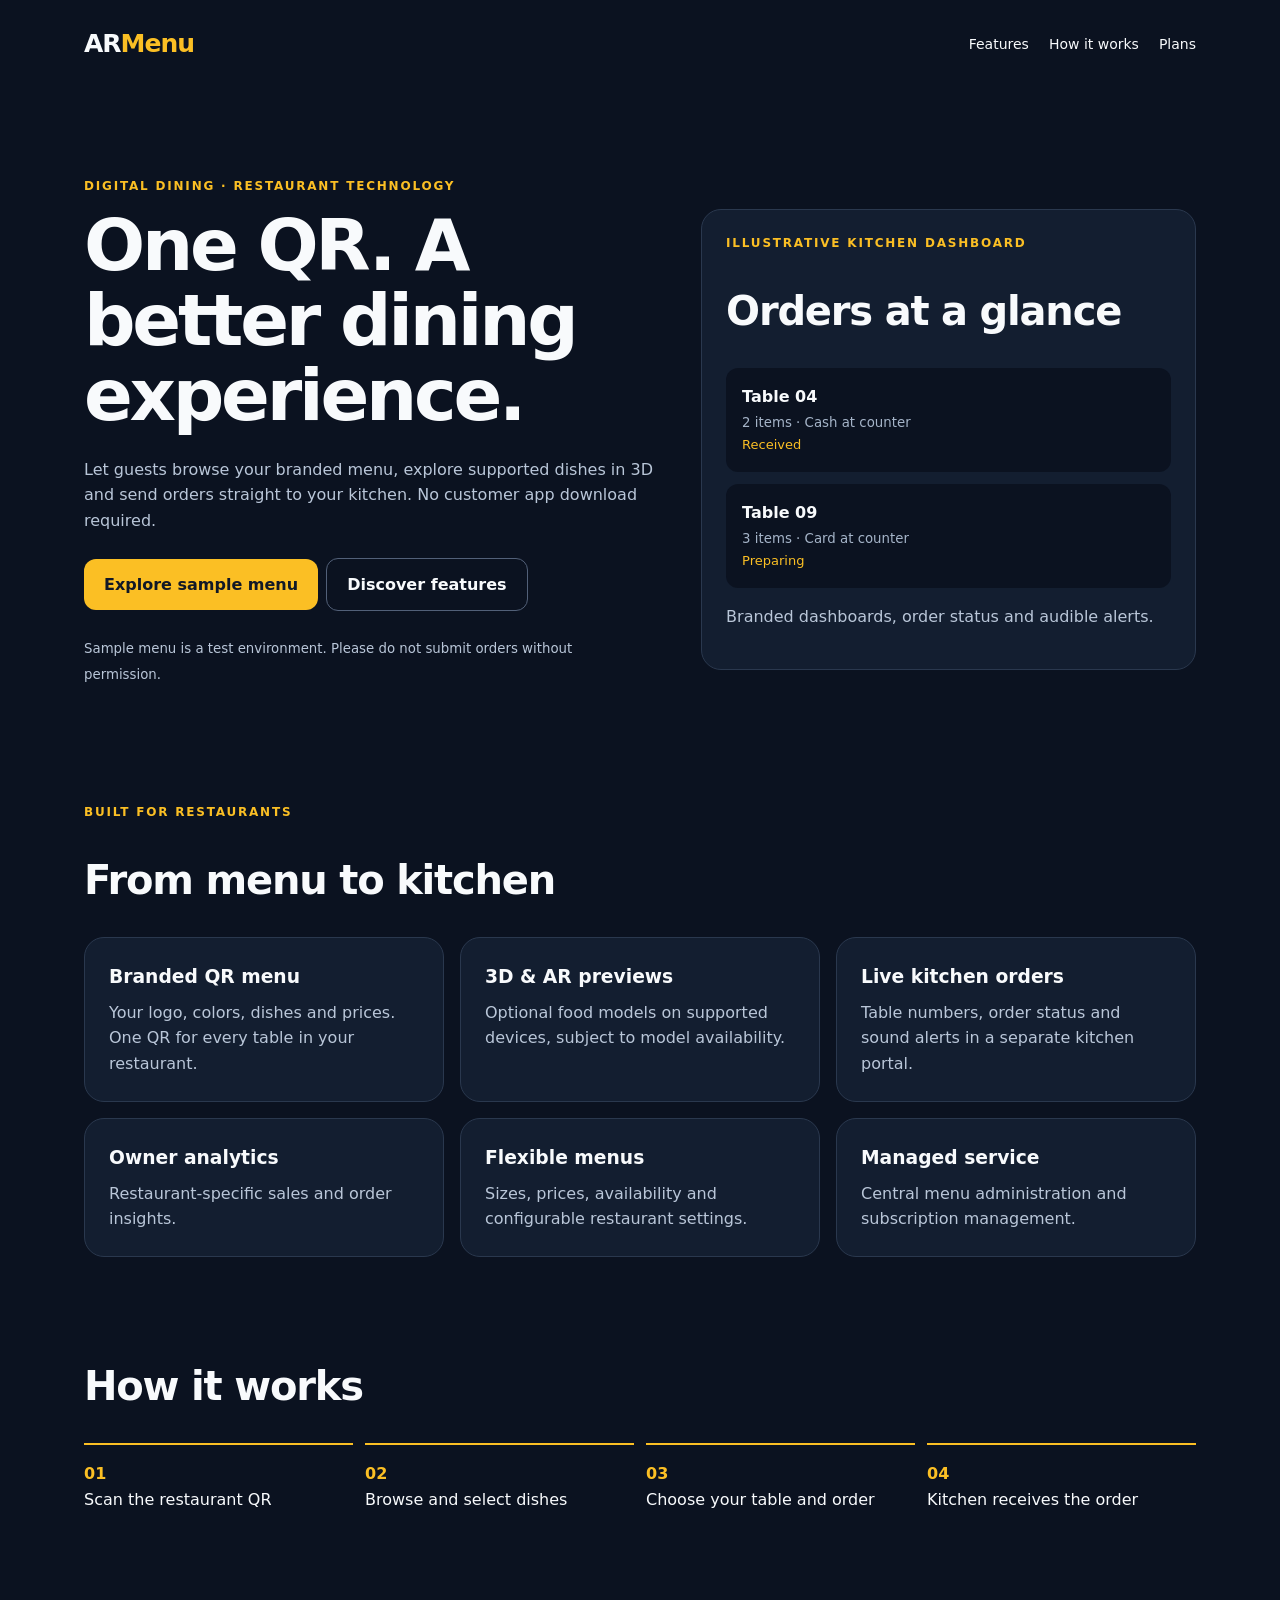
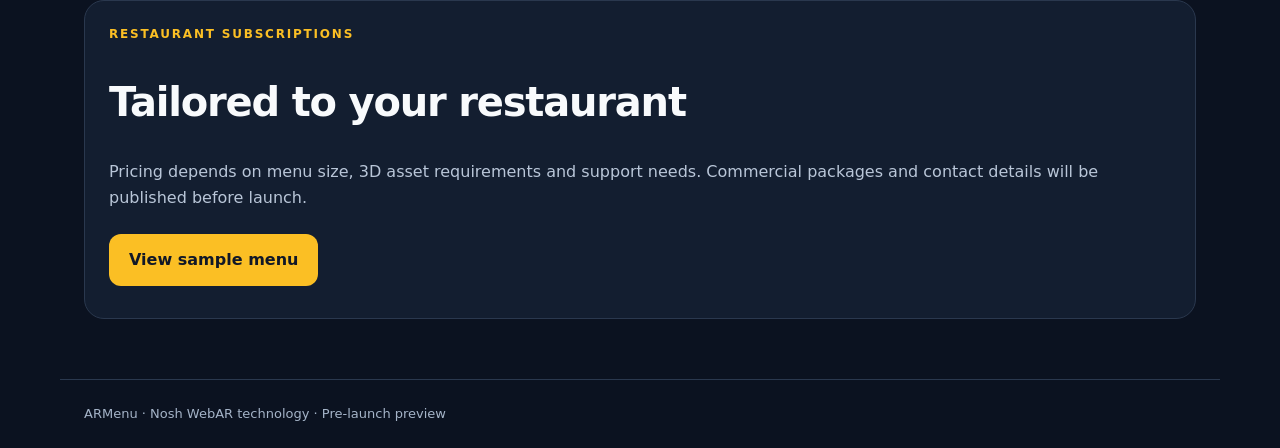
<file: landing.html>
<!doctype html>
<html lang="en"><head><meta charset="utf-8"><meta name="viewport" content="width=device-width,initial-scale=1"><title>ARMenu | Restaurant QR ordering</title><meta name="description" content="Digital menus, optional 3D food previews and live kitchen ordering for restaurants."><style>
*{box-sizing:border-box}body{margin:0;background:#0b1220;color:#f8fafc;font:16px/1.6 system-ui,sans-serif}a{color:inherit}header,main,footer{max-width:1160px;margin:auto;padding:24px}header{display:flex;justify-content:space-between;align-items:center;gap:16px;flex-wrap:wrap}.brand{font-size:25px;font-weight:850;letter-spacing:-1px}.brand span,.eyebrow{color:#fbbf24}nav{display:flex;gap:20px;flex-wrap:wrap}nav a{text-decoration:none;font-size:14px}.hero{display:grid;grid-template-columns:1.15fr 1fr;gap:48px;align-items:center;padding:65px 0}h1{font-size:clamp(38px,6vw,72px);line-height:1.04;letter-spacing:-.045em;margin:12px 0 24px}h2{font-size:clamp(26px,4vw,40px);line-height:1.2;letter-spacing:-.03em}p{color:#b9c6d8}.eyebrow{font-size:12px;font-weight:750;text-transform:uppercase;letter-spacing:.15em}.button{display:inline-block;background:#fbbf24;color:#111827;padding:13px 20px;border-radius:12px;font-weight:750;text-decoration:none;margin:8px 8px 8px 0}.secondary{background:transparent;color:#f8fafc;border:1px solid #526078}.panel,.feature{background:#131e30;border:1px solid #2a384e;border-radius:20px;padding:24px}.mock{background:#0b1220;border-radius:12px;padding:16px;margin-top:12px}.mock strong{display:block}.mock small{color:#a5b4c8}.tag{color:#fbbf24;font-size:13px}.grid{display:grid;grid-template-columns:repeat(3,1fr);gap:16px}section{padding:36px 0}.feature h3{margin:0 0 8px}.feature p{margin:0}.steps{display:grid;grid-template-columns:repeat(4,1fr);gap:12px}.steps div{border-top:2px solid #fbbf24;padding:16px 0}.steps b{display:block;color:#fbbf24}footer{border-top:1px solid #2a384e;color:#a5b4c8;font-size:13px}a:focus-visible{outline:3px solid white;outline-offset:4px}@media(max-width:740px){.hero,.grid,.steps{grid-template-columns:1fr}.hero{padding:32px 0;gap:24px}header,main,footer{padding:20px}}
</style></head><body><header><div class="brand">AR<span>Menu</span></div><nav aria-label="Main navigation"><a href="#features">Features</a><a href="#how">How it works</a><a href="#plans">Plans</a></nav></header><main><section class="hero"><div><div class="eyebrow">Digital dining · Restaurant technology</div><h1>One QR. A better dining experience.</h1><p>Let guests browse your branded menu, explore supported dishes in 3D and send orders straight to your kitchen. No customer app download required.</p><a class="button" href="./?restaurant=burger-house-test">Explore sample menu</a><a class="button secondary" href="#features">Discover features</a><p><small>Sample menu is a test environment. Please do not submit orders without permission.</small></p></div><div class="panel"><div class="eyebrow">Illustrative kitchen dashboard</div><h2>Orders at a glance</h2><div class="mock"><strong>Table 04</strong><small>2 items · Cash at counter</small><div class="tag">Received</div></div><div class="mock"><strong>Table 09</strong><small>3 items · Card at counter</small><div class="tag">Preparing</div></div><p>Branded dashboards, order status and audible alerts.</p></div></section><section id="features"><div class="eyebrow">Built for restaurants</div><h2>From menu to kitchen</h2><div class="grid"><article class="feature"><h3>Branded QR menu</h3><p>Your logo, colors, dishes and prices. One QR for every table in your restaurant.</p></article><article class="feature"><h3>3D &amp; AR previews</h3><p>Optional food models on supported devices, subject to model availability.</p></article><article class="feature"><h3>Live kitchen orders</h3><p>Table numbers, order status and sound alerts in a separate kitchen portal.</p></article><article class="feature"><h3>Owner analytics</h3><p>Restaurant-specific sales and order insights.</p></article><article class="feature"><h3>Flexible menus</h3><p>Sizes, prices, availability and configurable restaurant settings.</p></article><article class="feature"><h3>Managed service</h3><p>Central menu administration and subscription management.</p></article></div></section><section id="how"><h2>How it works</h2><div class="steps"><div><b>01</b>Scan the restaurant QR</div><div><b>02</b>Browse and select dishes</div><div><b>03</b>Choose your table and order</div><div><b>04</b>Kitchen receives the order</div></div></section><section id="plans"><div class="panel"><div class="eyebrow">Restaurant subscriptions</div><h2>Tailored to your restaurant</h2><p>Pricing depends on menu size, 3D asset requirements and support needs. Commercial packages and contact details will be published before launch.</p><a class="button" href="./?restaurant=burger-house-test">View sample menu</a></div></section></main><footer>ARMenu · Nosh WebAR technology · Pre-launch preview</footer></body></html>
</file>
